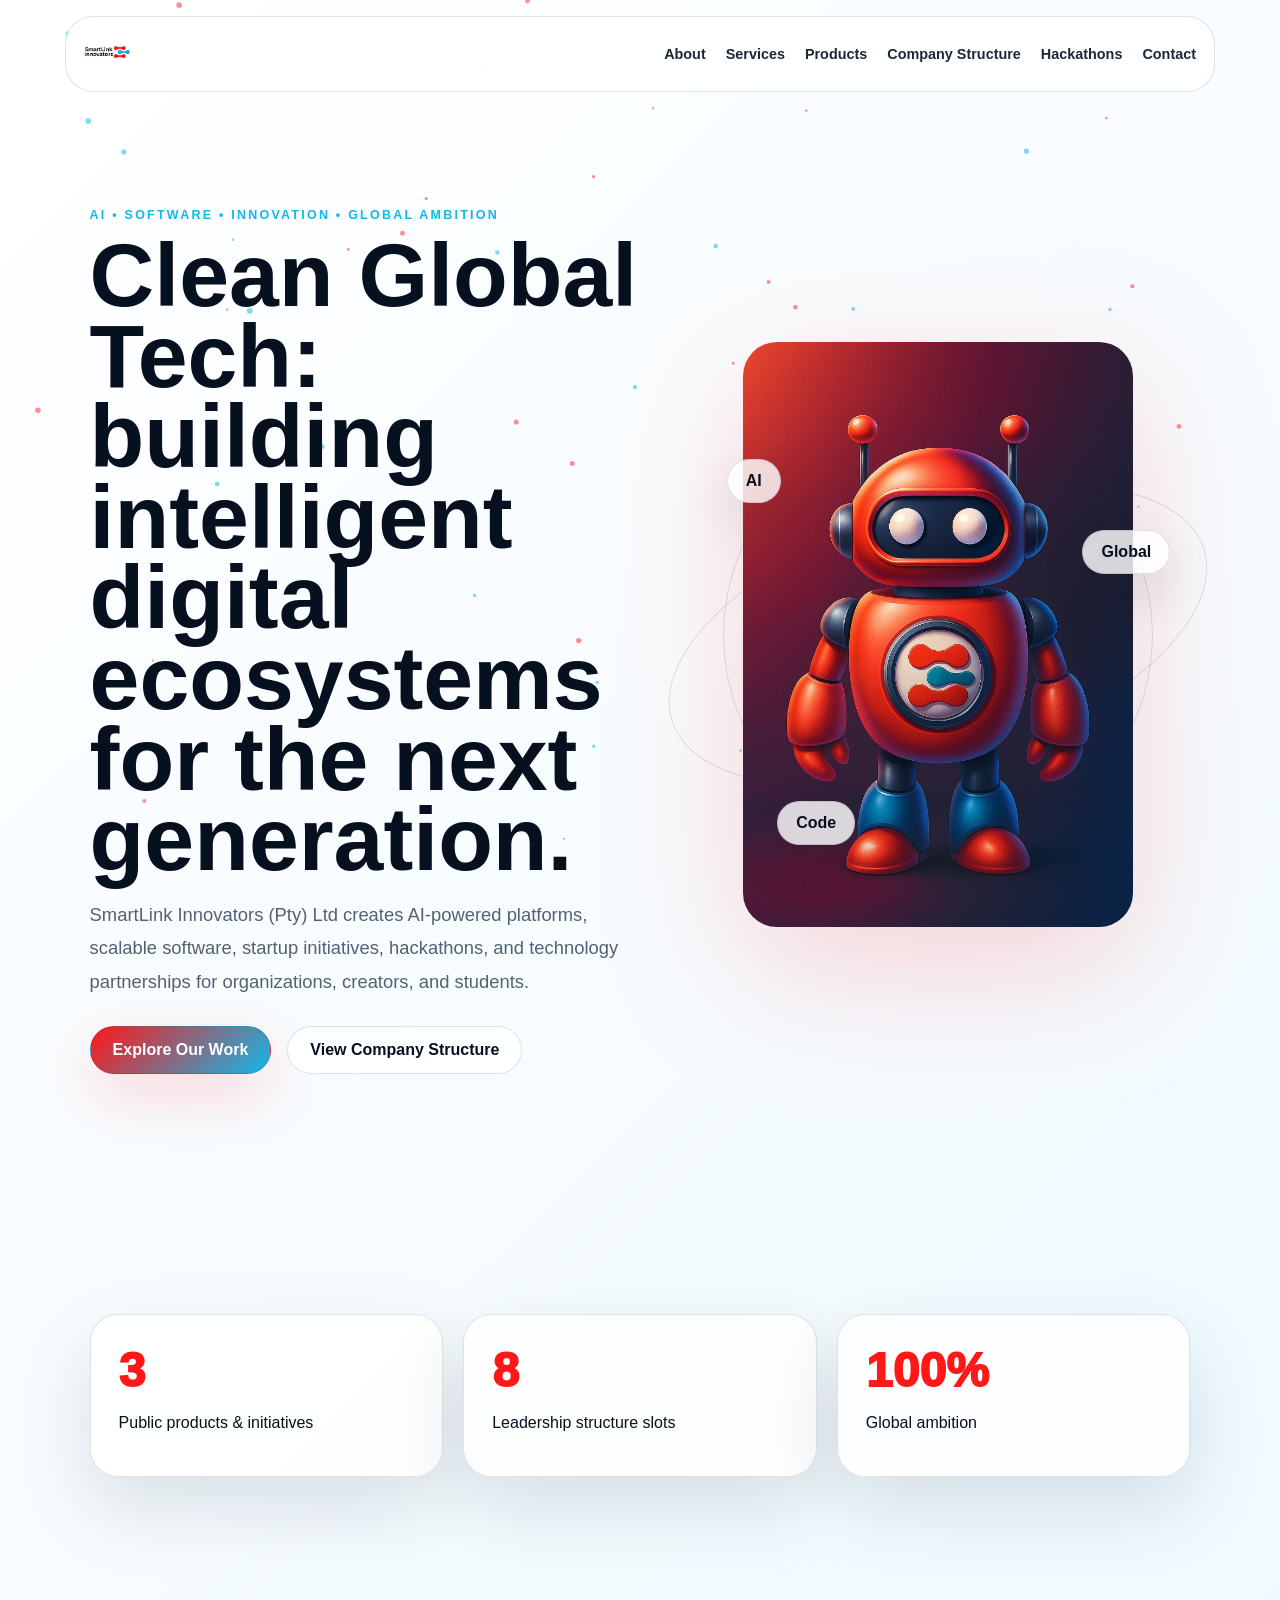
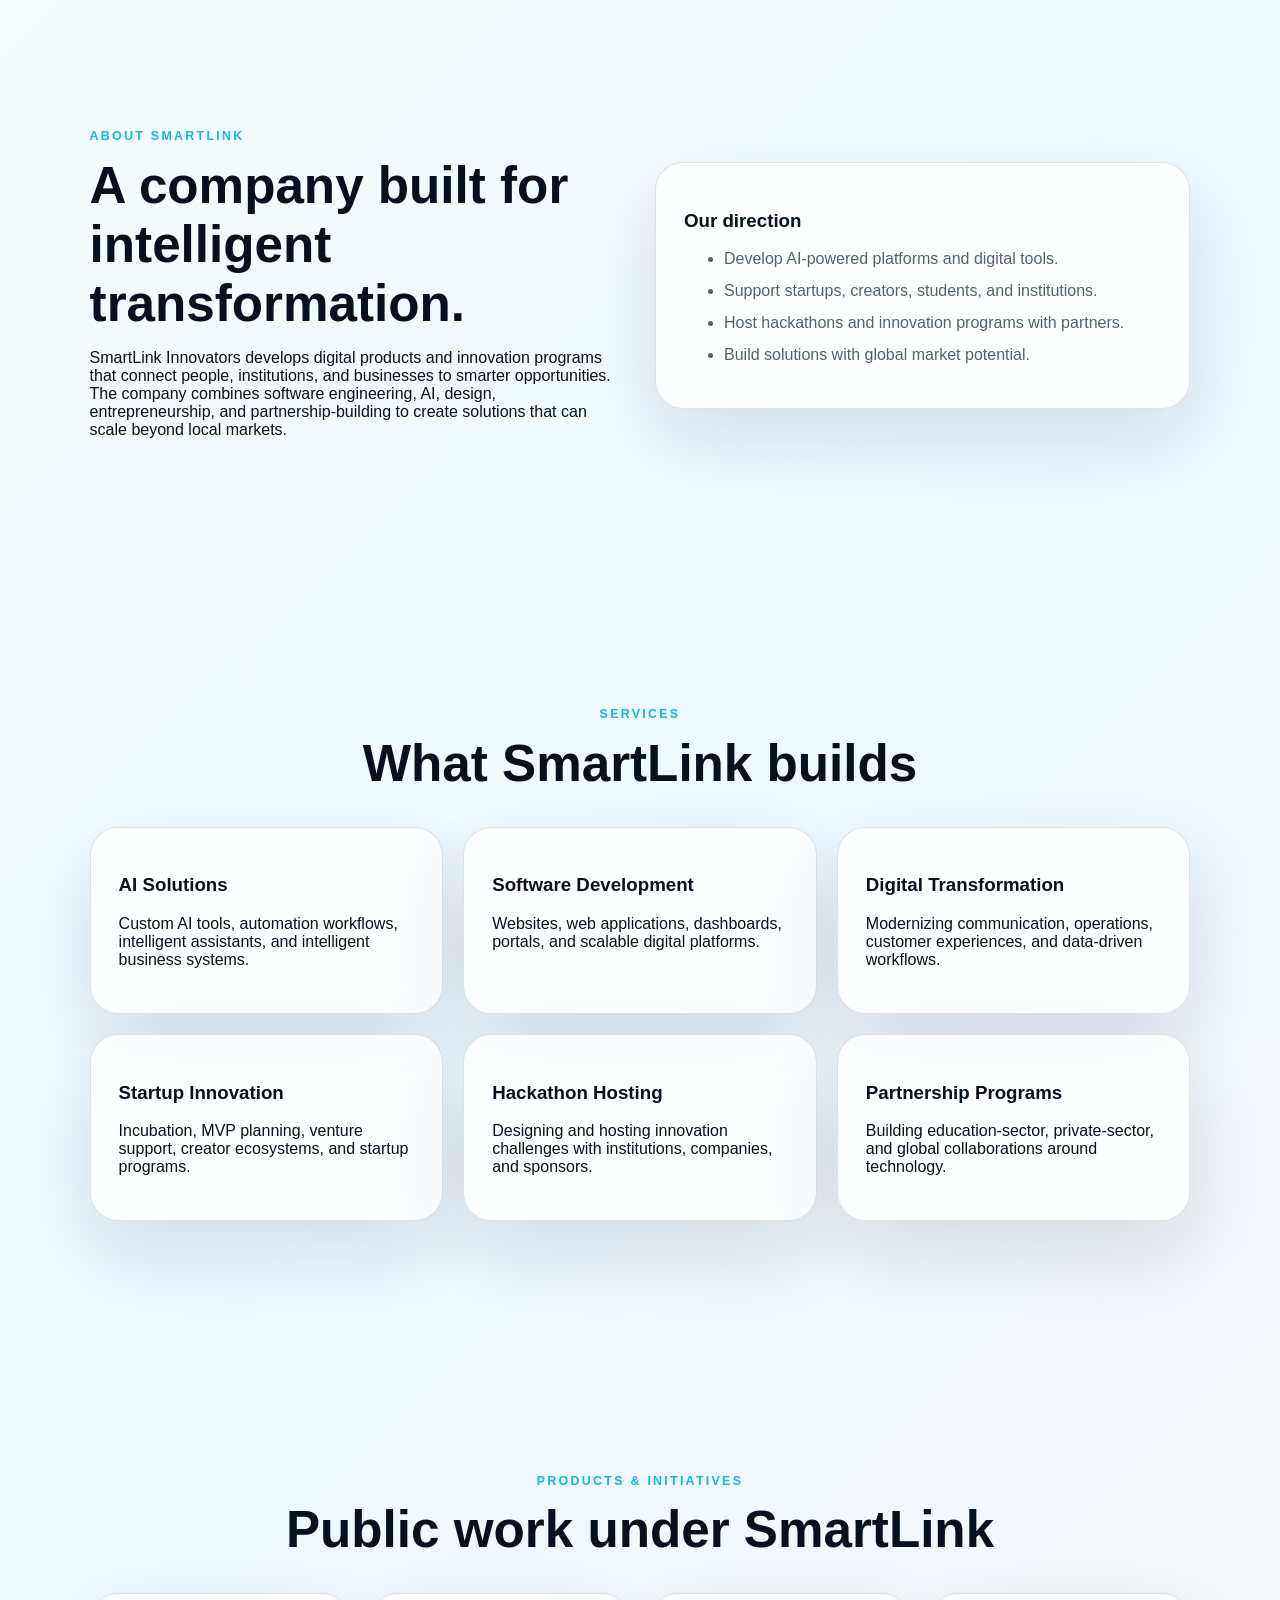
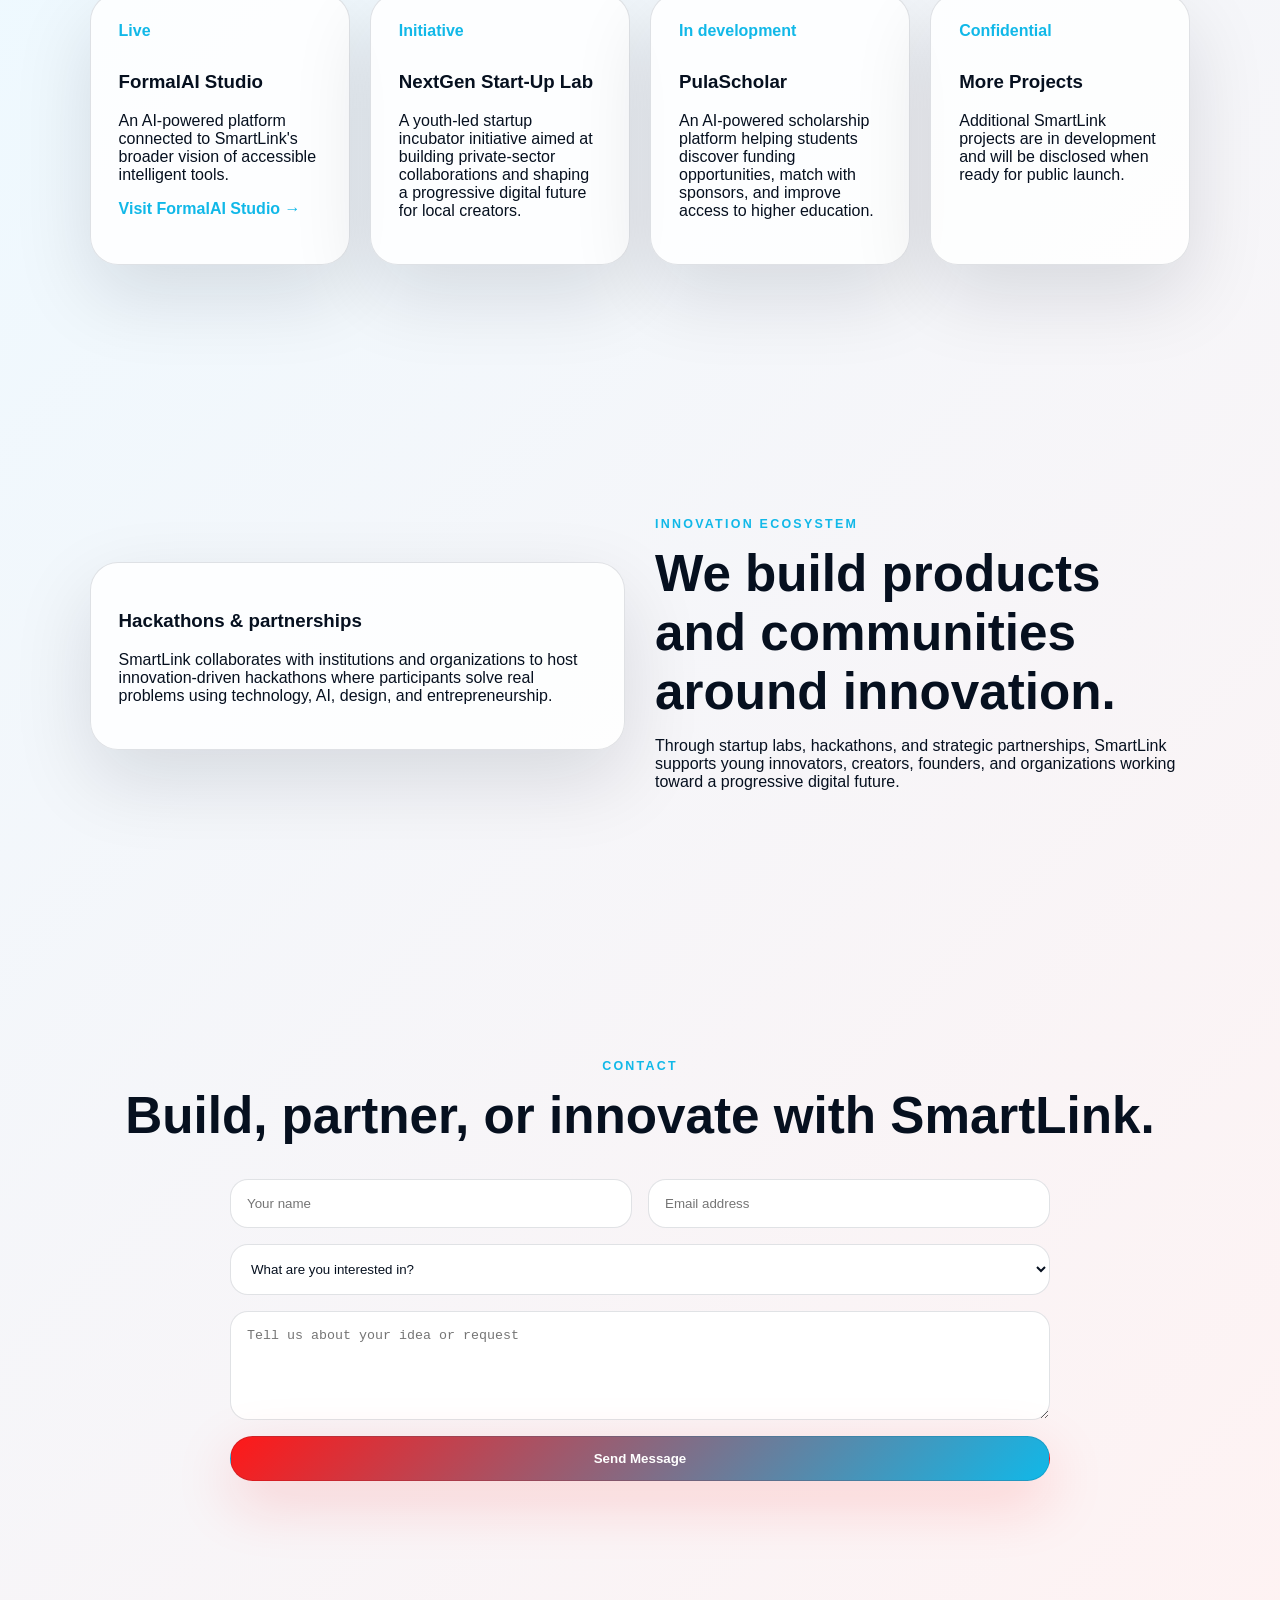
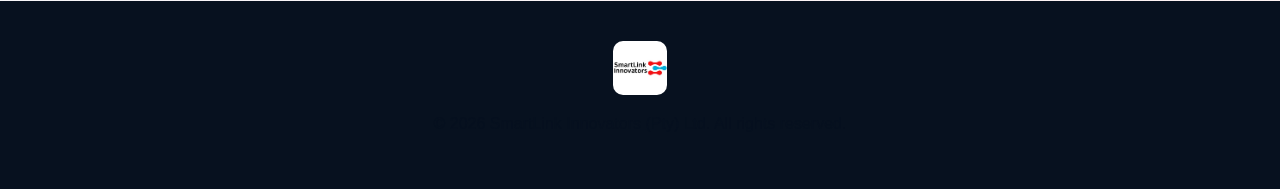
<file: index.html>
<!DOCTYPE html><html lang="en"><head><meta charset="UTF-8"><meta name="viewport" content="width=device-width, initial-scale=1.0"><title>SmartLink Innovators | Clean Global Tech</title><meta name="description" content="SmartLink Innovators (Pty) Ltd official technology company website concept."><link rel="stylesheet" href="css/style.css"></head><body class="theme-light"><div class="cursor-glow"></div><canvas id="particleCanvas"></canvas><header class="site-header"><a class="brand" href="index.html"><img src="assets/images/smartlink-logo-white.jpeg" alt="SmartLink Innovators logo"></a><button class="nav-toggle">☰</button><nav class="main-nav"><a href="#about">About</a><a href="#services">Services</a><a href="#products">Products</a><a href="company-structure.html">Company Structure</a><a href="#hackathons">Hackathons</a><a href="#contact">Contact</a></nav></header><main><section class="hero section"><div class="hero-content reveal"><p class="eyebrow">AI • Software • Innovation • Global Ambition</p><h1>Clean Global Tech: building intelligent digital ecosystems for the next generation.</h1><p class="hero-text">SmartLink Innovators (Pty) Ltd creates AI-powered platforms, scalable software, startup initiatives, hackathons, and technology partnerships for organizations, creators, and students.</p><div class="hero-actions"><a class="btn btn-primary" href="#products">Explore Our Work</a><a class="btn btn-secondary" href="company-structure.html">View Company Structure</a></div></div><div class="hero-visual reveal"><div class="orbit-ring ring-one"></div><div class="orbit-ring ring-two"></div><img class="robot" src="assets/images/smartlink-robot.jpeg" alt="SmartLink robot mascot"><div class="floating-chip chip-ai">AI</div><div class="floating-chip chip-cloud">Global</div><div class="floating-chip chip-code">Code</div></div></section><section class="section stats-grid reveal"><div class="stat-card"><span data-count="3">0</span><p>Public products & initiatives</p></div><div class="stat-card"><span data-count="8">0</span><p>Leadership structure slots</p></div><div class="stat-card"><span data-count="100">0</span><p>Global ambition</p></div></section><section class="section split" id="about"><div class="section-copy reveal"><p class="eyebrow">About SmartLink</p><h2>A company built for intelligent transformation.</h2><p>SmartLink Innovators develops digital products and innovation programs that connect people, institutions, and businesses to smarter opportunities. The company combines software engineering, AI, design, entrepreneurship, and partnership-building to create solutions that can scale beyond local markets.</p></div><div class="glass-panel reveal"><h3>Our direction</h3><ul class="feature-list"><li>Develop AI-powered platforms and digital tools.</li><li>Support startups, creators, students, and institutions.</li><li>Host hackathons and innovation programs with partners.</li><li>Build solutions with global market potential.</li></ul></div></section>
<section class="section" id="services"><div class="section-heading reveal"><p class="eyebrow">Services</p><h2>What SmartLink builds</h2></div><div class="card-grid">
<article class="service-card reveal"><h3>AI Solutions</h3><p>Custom AI tools, automation workflows, intelligent assistants, and intelligent business systems.</p></article>
<article class="service-card reveal"><h3>Software Development</h3><p>Websites, web applications, dashboards, portals, and scalable digital platforms.</p></article>
<article class="service-card reveal"><h3>Digital Transformation</h3><p>Modernizing communication, operations, customer experiences, and data-driven workflows.</p></article>
<article class="service-card reveal"><h3>Startup Innovation</h3><p>Incubation, MVP planning, venture support, creator ecosystems, and startup programs.</p></article>
<article class="service-card reveal"><h3>Hackathon Hosting</h3><p>Designing and hosting innovation challenges with institutions, companies, and sponsors.</p></article>
<article class="service-card reveal"><h3>Partnership Programs</h3><p>Building education-sector, private-sector, and global collaborations around technology.</p></article>
</div></section>
<section class="section" id="products"><div class="section-heading reveal"><p class="eyebrow">Products & Initiatives</p><h2>Public work under SmartLink</h2></div><div class="product-timeline">
<article class="product-card reveal"><span>Live</span><h3>FormalAI Studio</h3><p>An AI-powered platform connected to SmartLink's broader vision of accessible intelligent tools.</p><a href="https://formalai.studio/" target="_blank" rel="noopener">Visit FormalAI Studio →</a></article>
<article class="product-card reveal"><span>Initiative</span><h3>NextGen Start-Up Lab</h3><p>A youth-led startup incubator initiative aimed at building private-sector collaborations and shaping a progressive digital future for local creators.</p></article>
<article class="product-card reveal"><span>In development</span><h3>PulaScholar</h3><p>An AI-powered scholarship platform helping students discover funding opportunities, match with sponsors, and improve access to higher education.</p></article>
<article class="product-card reveal locked"><span>Confidential</span><h3>More Projects</h3><p>Additional SmartLink projects are in development and will be disclosed when ready for public launch.</p></article>
</div></section>
<section class="section split" id="hackathons"><div class="glass-panel reveal"><h3>Hackathons & partnerships</h3><p>SmartLink collaborates with institutions and organizations to host innovation-driven hackathons where participants solve real problems using technology, AI, design, and entrepreneurship.</p></div><div class="section-copy reveal"><p class="eyebrow">Innovation Ecosystem</p><h2>We build products and communities around innovation.</h2><p>Through startup labs, hackathons, and strategic partnerships, SmartLink supports young innovators, creators, founders, and organizations working toward a progressive digital future.</p></div></section>
<section class="section contact-section" id="contact"><div class="section-heading reveal"><p class="eyebrow">Contact</p><h2>Build, partner, or innovate with SmartLink.</h2></div><form class="contact-form reveal"><div class="form-row"><input type="text" placeholder="Your name"><input type="email" placeholder="Email address"></div><select><option>What are you interested in?</option><option>Partnership</option><option>Software Development</option><option>AI Solution</option><option>Hackathon Collaboration</option></select><textarea rows="5" placeholder="Tell us about your idea or request"></textarea><button class="btn btn-primary" type="button">Send Message</button></form></section>
</main><footer class="site-footer"><img src="assets/images/smartlink-logo-white.jpeg"><p>© <span id="year"></span> SmartLink Innovators (Pty) Ltd. All rights reserved.</p></footer><script src="js/script.js"></script></body></html>
</file>
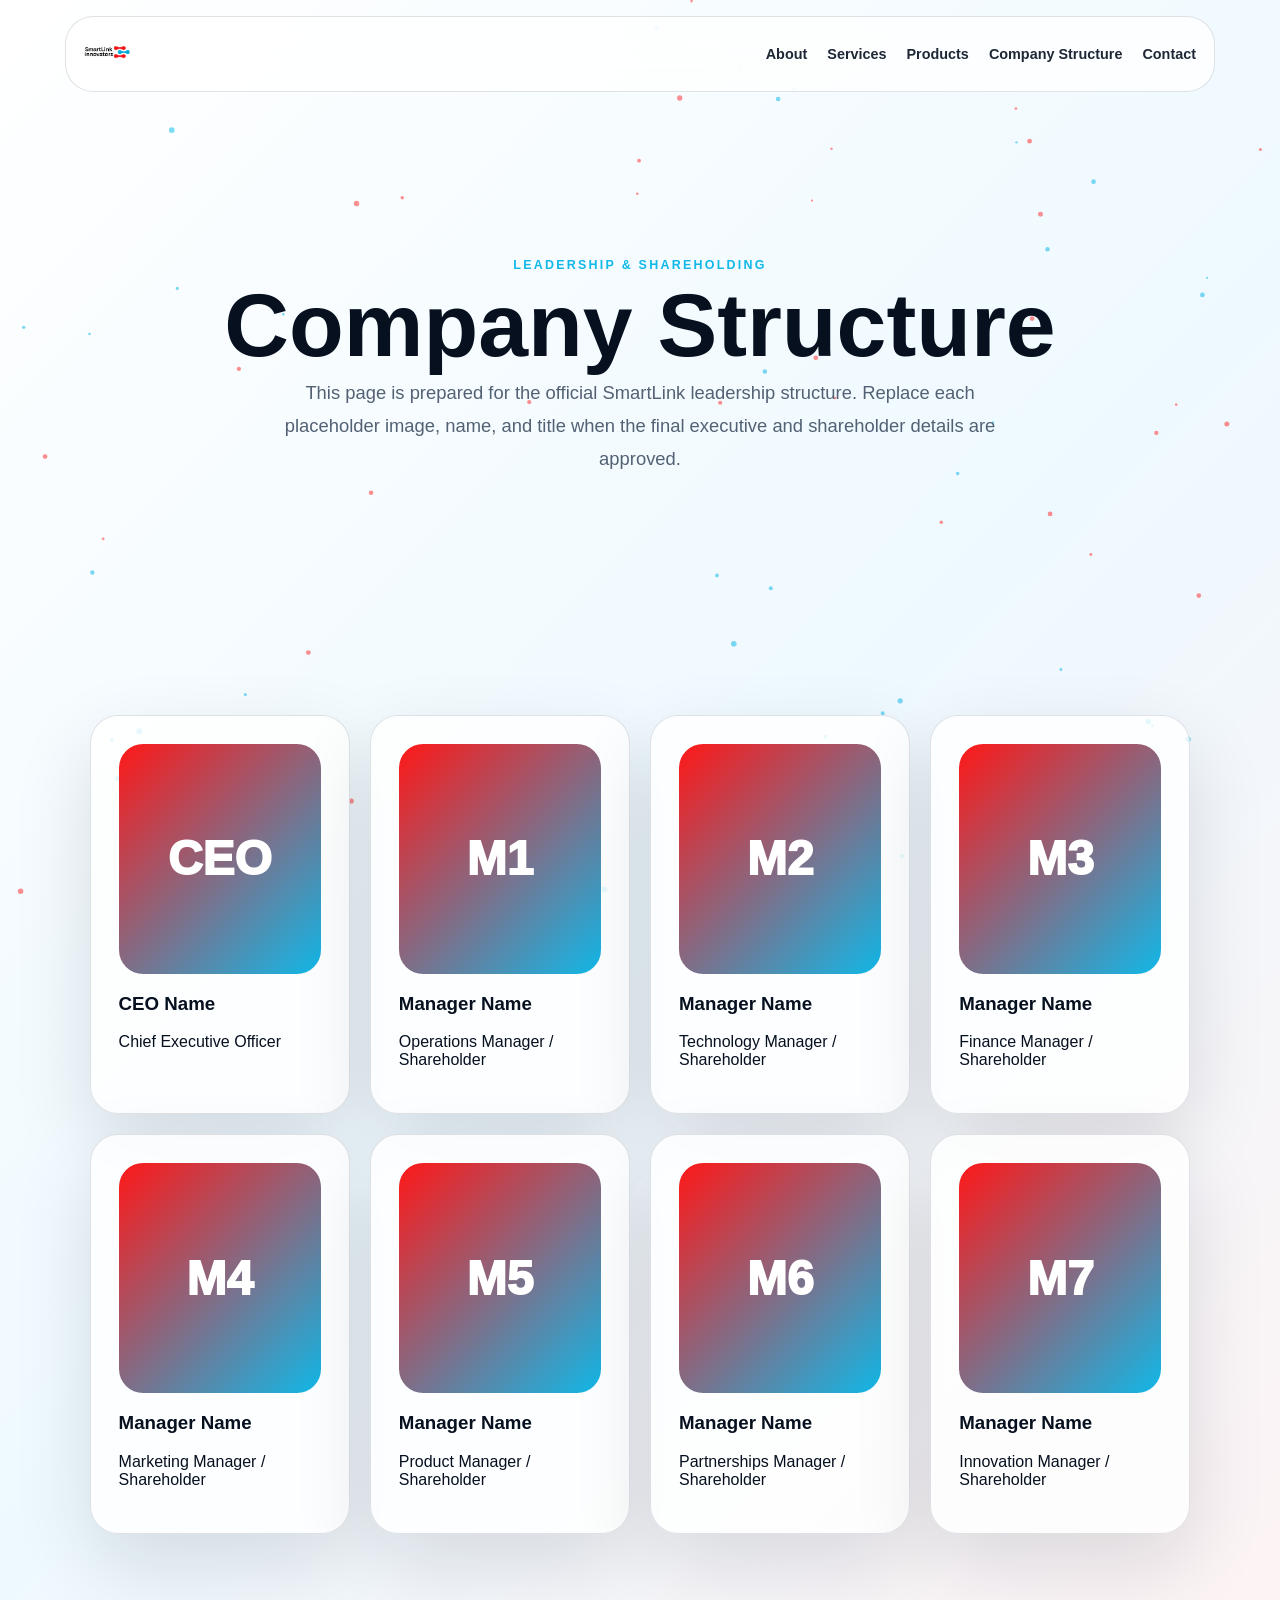
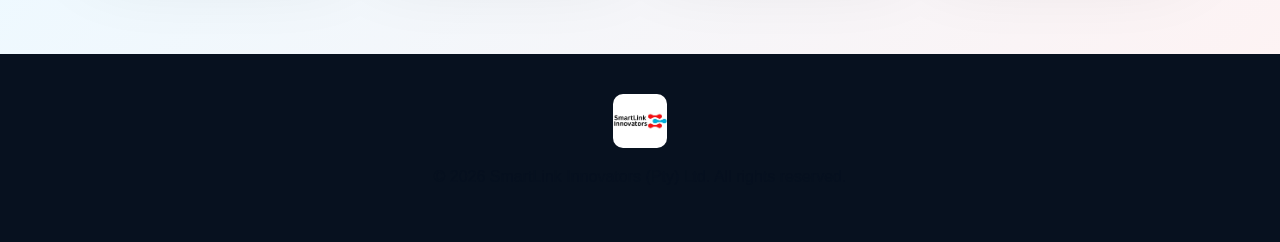
<file: company-structure.html>
<!DOCTYPE html><html lang="en"><head><meta charset="UTF-8"><meta name="viewport" content="width=device-width, initial-scale=1.0"><title>Company Structure | SmartLink Innovators</title><link rel="stylesheet" href="css/style.css"></head><body class="theme-light"><div class="cursor-glow"></div><canvas id="particleCanvas"></canvas><header class="site-header"><a class="brand" href="index.html"><img src="assets/images/smartlink-logo-white.jpeg" alt="SmartLink Innovators logo"></a><button class="nav-toggle">☰</button><nav class="main-nav"><a href="index.html#about">About</a><a href="index.html#services">Services</a><a href="index.html#products">Products</a><a href="company-structure.html">Company Structure</a><a href="index.html#contact">Contact</a></nav></header><main><section class="section page-hero"><p class="eyebrow reveal">Leadership & Shareholding</p><h1 class="reveal">Company Structure</h1><p class="hero-text reveal">This page is prepared for the official SmartLink leadership structure. Replace each placeholder image, name, and title when the final executive and shareholder details are approved.</p></section><section class="section team-grid"><article class="person-card reveal"><div class="avatar-placeholder"><span>CEO</span></div><h3>CEO Name</h3><p>Chief Executive Officer</p></article><article class="person-card reveal"><div class="avatar-placeholder"><span>M1</span></div><h3>Manager Name</h3><p>Operations Manager / Shareholder</p></article><article class="person-card reveal"><div class="avatar-placeholder"><span>M2</span></div><h3>Manager Name</h3><p>Technology Manager / Shareholder</p></article><article class="person-card reveal"><div class="avatar-placeholder"><span>M3</span></div><h3>Manager Name</h3><p>Finance Manager / Shareholder</p></article><article class="person-card reveal"><div class="avatar-placeholder"><span>M4</span></div><h3>Manager Name</h3><p>Marketing Manager / Shareholder</p></article><article class="person-card reveal"><div class="avatar-placeholder"><span>M5</span></div><h3>Manager Name</h3><p>Product Manager / Shareholder</p></article><article class="person-card reveal"><div class="avatar-placeholder"><span>M6</span></div><h3>Manager Name</h3><p>Partnerships Manager / Shareholder</p></article><article class="person-card reveal"><div class="avatar-placeholder"><span>M7</span></div><h3>Manager Name</h3><p>Innovation Manager / Shareholder</p></article></section></main><footer class="site-footer"><img src="assets/images/smartlink-logo-white.jpeg"><p>© <span id="year"></span> SmartLink Innovators (Pty) Ltd. All rights reserved.</p></footer><script src="js/script.js"></script></body></html>
</file>
<file: css/style.css>
:root{--bg:#f7fbff;--text:#06101f;--muted:#526173;--red:#ff1818;--cyan:#11b8e8;--card:rgba(255,255,255,.82);--line:rgba(3,18,40,.12);--header:rgba(255,255,255,.78);--input:rgba(255,255,255,.95);--footer:#07111f;--shadow:rgba(6,16,31,.12);--glow:rgba(255,24,24,.18);--cursor:rgba(17,184,232,.18)}body{background:linear-gradient(135deg,#ffffff,#eef9ff 50%,#fff2f2);color:var(--text)}

*{box-sizing:border-box}html{scroll-behavior:smooth}body{margin:0;font-family:Inter,Segoe UI,Arial,sans-serif;overflow-x:hidden}a{text-decoration:none;color:inherit}img{max-width:100%}.site-header{position:fixed;top:16px;left:50%;transform:translateX(-50%);width:min(1150px,92%);z-index:20;display:flex;align-items:center;justify-content:space-between;padding:12px 18px;border-radius:28px;backdrop-filter:blur(20px);border:1px solid var(--line);background:var(--header)}.brand img{height:46px;border-radius:10px}.main-nav{display:flex;gap:20px}.main-nav a{font-weight:700;font-size:.9rem;opacity:.9}.nav-toggle{display:none}.section{padding:120px 7vw;position:relative}.hero{min-height:100vh;display:grid;grid-template-columns:1.05fr .95fr;align-items:center;gap:40px}.eyebrow{color:var(--cyan);font-weight:900;letter-spacing:.18em;text-transform:uppercase;font-size:.78rem}.hero h1,.page-hero h1{font-size:clamp(2.8rem,7vw,6.6rem);line-height:.9;margin:10px 0}.hero-text{font-size:1.15rem;line-height:1.8;max-width:760px;color:var(--muted)}.hero-actions{display:flex;gap:16px;flex-wrap:wrap;margin-top:28px}.btn{border-radius:999px;padding:14px 22px;font-weight:900;border:1px solid var(--line);transition:.35s}.btn:hover{transform:translateY(-5px) scale(1.03)}.btn-primary{background:linear-gradient(135deg,var(--red),var(--cyan));color:white;box-shadow:0 20px 60px var(--glow)}.btn-secondary{background:var(--card)}.hero-visual{min-height:520px;display:grid;place-items:center;position:relative}.robot{width:min(390px,80%);border-radius:34px;filter:drop-shadow(0 40px 70px var(--glow));animation:float 5s ease-in-out infinite}.orbit-ring{position:absolute;border:1px solid var(--line);border-radius:50%;animation:spin 16s linear infinite}.ring-one{width:430px;height:430px}.ring-two{width:560px;height:260px;transform:rotate(-18deg);animation-duration:22s}.floating-chip{position:absolute;background:var(--card);border:1px solid var(--line);border-radius:999px;padding:12px 18px;font-weight:900;box-shadow:0 20px 50px var(--shadow);animation:float 4s ease-in-out infinite}.chip-ai{top:20%;left:8%}.chip-cloud{right:4%;top:32%;animation-delay:.7s}.chip-code{bottom:14%;left:18%;animation-delay:1.2s}.stats-grid,.card-grid,.team-grid{display:grid;grid-template-columns:repeat(3,1fr);gap:20px}.stat-card,.service-card,.product-card,.glass-panel,.person-card{background:var(--card);border:1px solid var(--line);border-radius:28px;padding:28px;box-shadow:0 30px 80px var(--shadow);transition:.4s;position:relative;overflow:hidden}.service-card:hover,.product-card:hover,.person-card:hover,.stat-card:hover{transform:translateY(-10px);box-shadow:0 40px 100px var(--glow)}.stat-card span{font-size:3rem;font-weight:950;color:var(--red)}.split{display:grid;grid-template-columns:1fr 1fr;gap:30px;align-items:center}.section-heading{text-align:center;margin-bottom:34px}.section-heading h2,.section-copy h2{font-size:clamp(2rem,4vw,4rem);margin:0}.feature-list li{margin:14px 0;color:var(--muted)}.product-timeline{display:grid;grid-template-columns:repeat(4,1fr);gap:20px}.product-card span{display:inline-block;color:var(--cyan);font-weight:900;margin-bottom:12px}.product-card a{color:var(--cyan);font-weight:900}.contact-form{max-width:820px;margin:auto;display:grid;gap:16px}.form-row{display:grid;grid-template-columns:1fr 1fr;gap:16px}input,select,textarea{width:100%;padding:16px;border-radius:18px;background:var(--input);border:1px solid var(--line);color:var(--text)}.site-footer{text-align:center;padding:40px;background:var(--footer)}.site-footer img{height:54px;border-radius:10px}.cursor-glow{position:fixed;width:280px;height:280px;border-radius:50%;background:radial-gradient(circle,var(--cursor),transparent 65%);pointer-events:none;z-index:1;mix-blend-mode:screen}#particleCanvas{position:fixed;inset:0;z-index:0;pointer-events:none}.site-header,main,footer{position:relative;z-index:2}.reveal{opacity:0;transform:translateY(30px);transition:1s}.reveal.visible{opacity:1;transform:none}.avatar-placeholder{height:230px;border-radius:24px;background:linear-gradient(135deg,var(--red),var(--cyan));display:grid;place-items:center;margin-bottom:18px}.avatar-placeholder span{font-size:3rem;font-weight:950;color:white}.page-hero{padding-top:170px;text-align:center}.page-hero .hero-text{margin:auto}.team-grid{grid-template-columns:repeat(4,1fr)}@keyframes float{0%,100%{transform:translateY(0)}50%{transform:translateY(-18px)}}@keyframes spin{from{rotate:0deg}to{rotate:360deg}}@media(max-width:850px){.hero,.split,.stats-grid,.card-grid,.product-timeline,.team-grid,.form-row{grid-template-columns:1fr}.main-nav{display:none;position:absolute;top:76px;right:0;left:0;background:var(--header);border-radius:24px;padding:20px;flex-direction:column}.main-nav.open{display:flex}.nav-toggle{display:block;background:transparent;color:var(--text);border:0;font-size:1.6rem}.section{padding:95px 6vw}.hero{padding-top:150px}.team-grid{grid-template-columns:1fr}}
</file>
